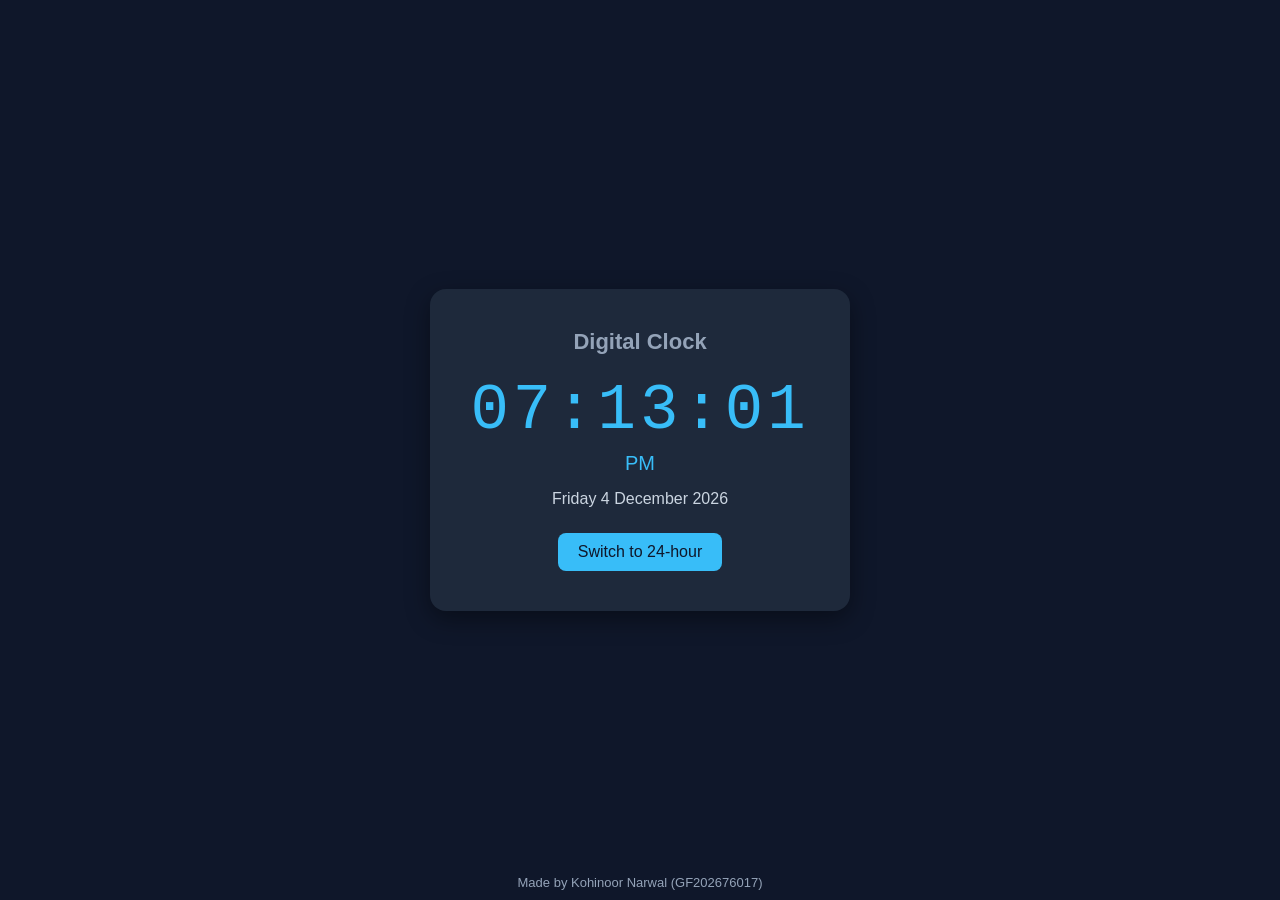
<file: digital_clock/index.html>
<!DOCTYPE html>
<!-- Project by Kohinoor Narwal | GF202676017 -->
<html lang="en">
<head>
  <meta charset="UTF-8">
  <meta name="viewport" content="width=device-width, initial-scale=1.0">
  <title>Digital Clock</title>
  <link rel="stylesheet" href="style.css">
</head>
<body>
  <div class="clock-box">
    <h1>Digital Clock</h1>
    <div id="time">00:00:00</div>
    <div id="ampm">AM</div>
    <div id="date"></div>
    <button id="formatBtn">Switch to 24-hour</button>
  </div>
  <footer class="credit">Made by Kohinoor Narwal (GF202676017)</footer>
  <script src="script.js"></script>
</body>
</html>
</file>
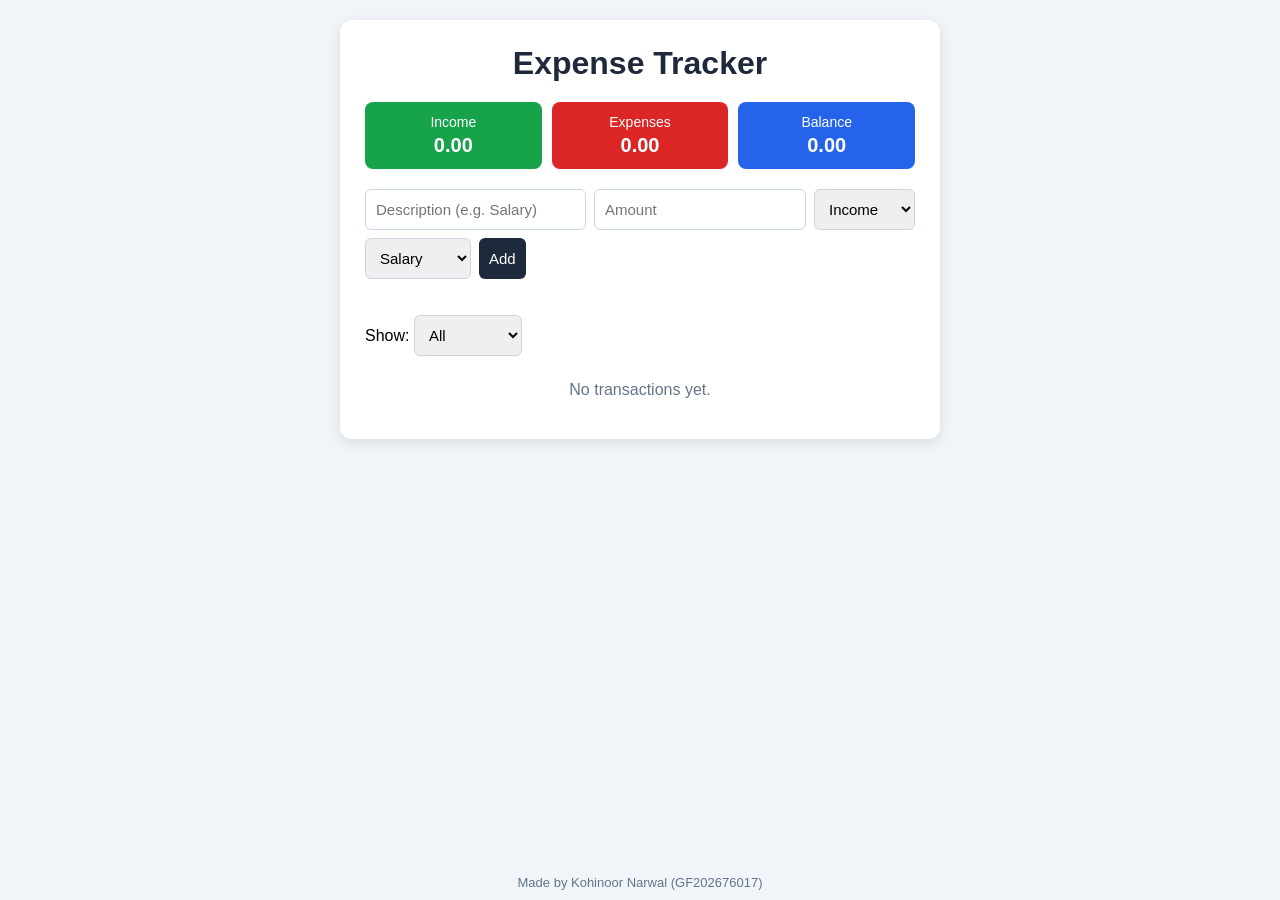
<file: expense_tracker/index.html>
<!DOCTYPE html>
<!-- Project by Kohinoor Narwal | GF202676017 -->
<html lang="en">
<head>
  <meta charset="UTF-8">
  <meta name="viewport" content="width=device-width, initial-scale=1.0">
  <title>Expense Tracker</title>
  <link rel="stylesheet" href="style.css">
</head>
<body>
  <div class="container">
    <h1>Expense Tracker</h1>

    <!-- Summary -->
    <div class="summary">
      <div class="card income"><p>Income</p><h2 id="totalIncome">0.00</h2></div>
      <div class="card expense"><p>Expenses</p><h2 id="totalExpense">0.00</h2></div>
      <div class="card balance"><p>Balance</p><h2 id="balance">0.00</h2></div>
    </div>

    <!-- Add transaction form -->
    <form id="form">
      <input type="text" id="title" placeholder="Description (e.g. Salary)">
      <input type="number" id="amount" placeholder="Amount" min="0" step="0.01">
      <select id="type">
        <option value="income">Income</option>
        <option value="expense">Expense</option>
      </select>
      <select id="category">
        <option>Salary</option>
        <option>Food</option>
        <option>Transport</option>
        <option>Shopping</option>
        <option>Bills</option>
        <option>Other</option>
      </select>
      <button type="submit">Add</button>
    </form>
    <p id="error"></p>

    <!-- Filter -->
    <div class="filter">
      <label for="filter">Show:</label>
      <select id="filter">
        <option value="all">All</option>
        <option value="income">Income</option>
        <option value="expense">Expenses</option>
      </select>
    </div>

    <ul id="list"></ul>
  </div>
  <footer class="credit">Made by Kohinoor Narwal (GF202676017)</footer>
  <script src="script.js"></script>
</body>
</html>
</file>
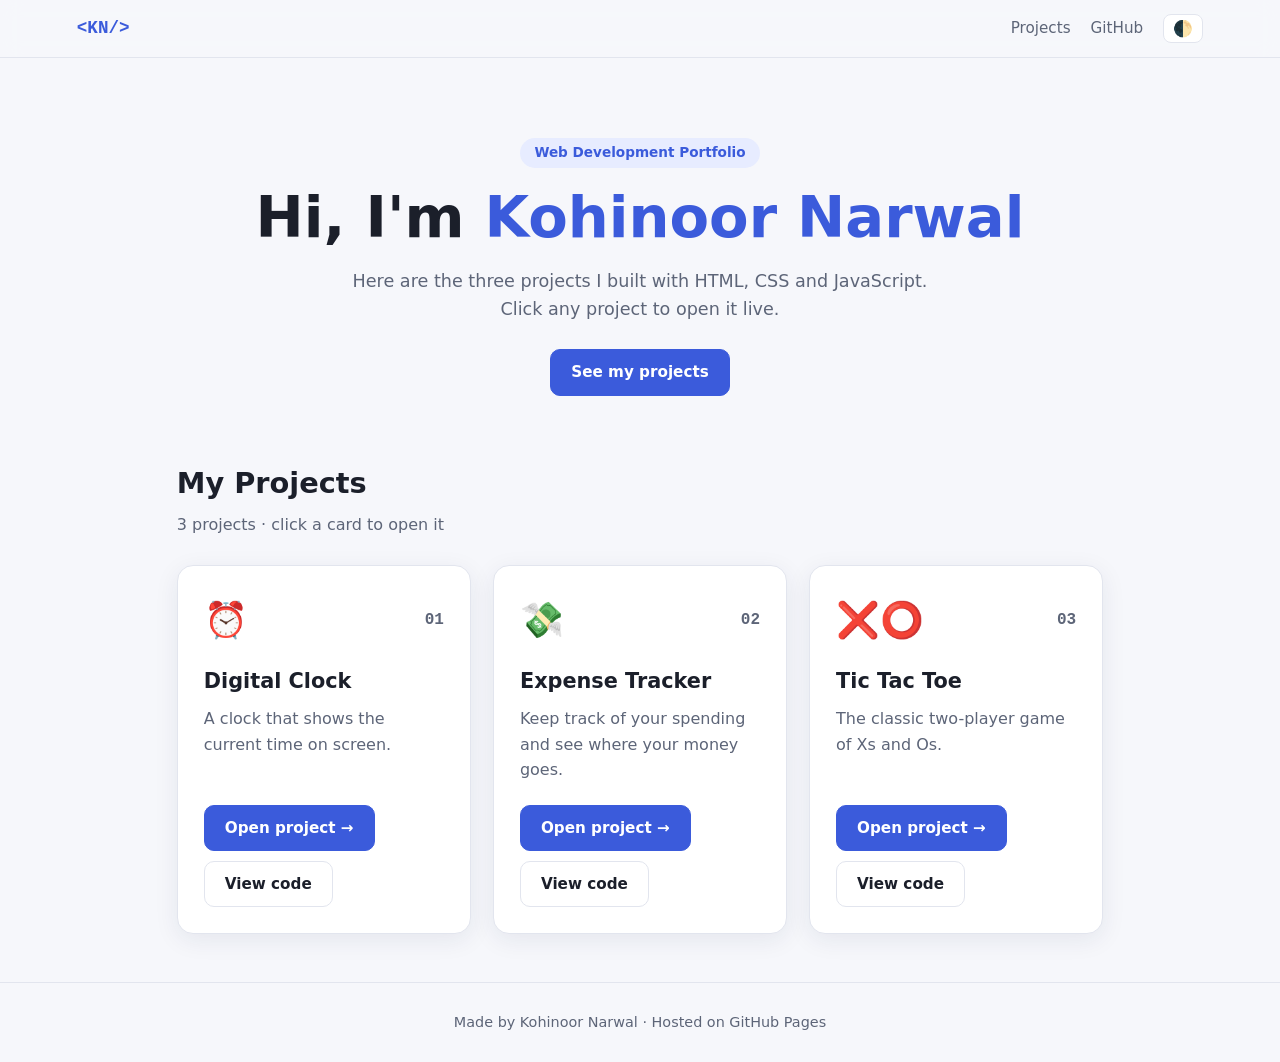
<file: live/index.html>
<!DOCTYPE html>
<html lang="en">
<head>
  <meta charset="UTF-8">
  <meta name="viewport" content="width=device-width, initial-scale=1">
  <title>Web Development Projects | Kohinoor Narwal</title>
  <meta name="description" content="My web development projects: Digital Clock, Expense Tracker and Tic Tac Toe.">
  <link rel="stylesheet" href="style.css">
</head>
<body>

  <header class="nav">
    <a class="logo" href="#top">&lt;KN/&gt;</a>
    <div class="nav-right">
      <a href="#projects">Projects</a>
      <a href="https://github.com/kohinoornarwal/Web-Development" target="_blank" rel="noopener">GitHub</a>
      <button id="theme-toggle" class="icon-btn" type="button" aria-label="Toggle dark and light theme">🌓</button>
    </div>
  </header>

  <main id="top">
    <section class="hero">
      <p class="eyebrow">Web Development Portfolio</p>
      <h1>Hi, I'm <span>Kohinoor Narwal</span></h1>
      <p class="lead">Here are the three projects I built with HTML, CSS and JavaScript. Click any project to open it live.</p>
      <a class="btn primary" href="#projects">See my projects</a>
    </section>

    <section id="projects">
      <h2>My Projects</h2>
      <p class="section-sub"><span id="count">3</span> projects &middot; click a card to open it</p>
      <div id="project-grid" class="grid"></div>
    </section>
  </main>

  <footer>
    <p>Made by Kohinoor Narwal &middot; Hosted on GitHub Pages</p>
  </footer>

  <script src="script.js"></script>
</body>
</html>
</file>
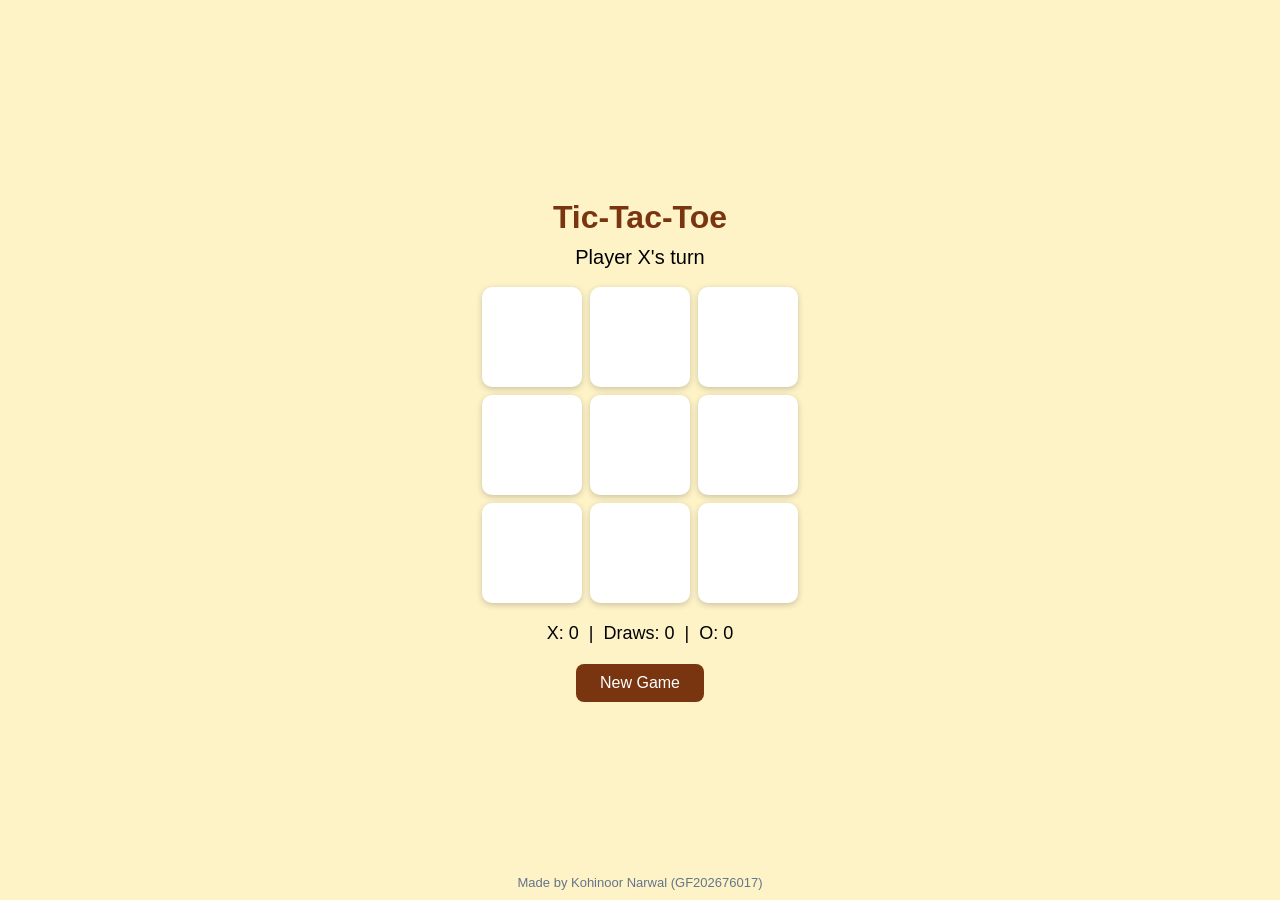
<file: tic_tac_toe/index.html>
<!DOCTYPE html>
<!-- Project by Kohinoor Narwal | GF202676017 -->
<html lang="en">
<head>
  <meta charset="UTF-8">
  <meta name="viewport" content="width=device-width, initial-scale=1.0">
  <title>Tic-Tac-Toe</title>
  <link rel="stylesheet" href="style.css">
</head>
<body>
  <div class="game">
    <h1>Tic-Tac-Toe</h1>
    <p id="status">Player X's turn</p>

    <div class="board" id="board">
      <button class="cell"></button>
      <button class="cell"></button>
      <button class="cell"></button>
      <button class="cell"></button>
      <button class="cell"></button>
      <button class="cell"></button>
      <button class="cell"></button>
      <button class="cell"></button>
      <button class="cell"></button>
    </div>

    <div class="scores">
      X: <span id="scoreX">0</span> &nbsp;|&nbsp;
      Draws: <span id="scoreD">0</span> &nbsp;|&nbsp;
      O: <span id="scoreO">0</span>
    </div>

    <button id="restart">New Game</button>
  </div>
  <footer class="credit">Made by Kohinoor Narwal (GF202676017)</footer>
  <script src="script.js"></script>
</body>
</html>
</file>
<file: digital_clock/style.css>
/* Project by Kohinoor Narwal | GF202676017 */
* { margin: 0; padding: 0; box-sizing: border-box; }

body {
  height: 100vh;
  display: flex;
  justify-content: center;
  align-items: center;
  background: #0f172a;
  font-family: Arial, sans-serif;
}

.clock-box {
  background: #1e293b;
  color: white;
  padding: 40px;
  border-radius: 16px;
  text-align: center;
  box-shadow: 0 8px 24px rgba(0, 0, 0, 0.4);
}

h1 { font-size: 22px; margin-bottom: 20px; color: #94a3b8; }

#time {
  font-family: "Courier New", monospace;
  font-size: 64px;
  color: #38bdf8;
  letter-spacing: 4px;
}

#ampm { font-size: 20px; margin-top: 5px; color: #38bdf8; }
#date { margin: 15px 0 25px; color: #cbd5e1; }

button {
  padding: 10px 20px;
  border: none;
  border-radius: 8px;
  background: #38bdf8;
  color: #0f172a;
  font-size: 16px;
  cursor: pointer;
}
button:hover { background: #7dd3fc; }

@media (max-width: 480px) {
  #time { font-size: 40px; }
  .clock-box { padding: 25px; }
}

.credit {
  position: fixed;
  bottom: 10px;
  left: 0;
  width: 100%;
  text-align: center;
  font-size: 13px;
  font-family: Arial, sans-serif;
  color: #94a3b8;
}
</file>
<file: expense_tracker/style.css>
/* Project by Kohinoor Narwal | GF202676017 */
* { box-sizing: border-box; margin: 0; padding: 0; }

body {
  font-family: Arial, sans-serif;
  background: #f1f5f9;
  padding: 20px;
}

.container {
  max-width: 600px;
  margin: 0 auto;
  background: white;
  padding: 25px;
  border-radius: 12px;
  box-shadow: 0 4px 14px rgba(0, 0, 0, 0.1);
}

h1 { text-align: center; margin-bottom: 20px; color: #1e293b; }

.summary { display: flex; gap: 10px; margin-bottom: 20px; }
.card { flex: 1; padding: 12px; border-radius: 8px; text-align: center; color: white; }
.card p { font-size: 14px; }
.card h2 { font-size: 20px; margin-top: 4px; }
.income { background: #16a34a; }
.expense { background: #dc2626; }
.balance { background: #2563eb; }

form { display: flex; flex-wrap: wrap; gap: 8px; }
input, select, button { padding: 10px; font-size: 15px; border: 1px solid #cbd5e1; border-radius: 6px; }
#title { flex: 2 1 150px; }
#amount { flex: 1 1 90px; }
button { background: #1e293b; color: white; border: none; cursor: pointer; }
button:hover { background: #334155; }

#error { color: #dc2626; margin: 8px 0; min-height: 18px; font-size: 14px; }

.filter { margin: 10px 0; }

ul { list-style: none; }
li {
  display: flex;
  justify-content: space-between;
  align-items: center;
  padding: 10px;
  margin-bottom: 8px;
  background: #f8fafc;
  border-left: 5px solid;
  border-radius: 4px;
}
li.income { border-color: #16a34a; background: #f8fafc; color: inherit; }
li.expense { border-color: #dc2626; background: #f8fafc; color: inherit; }
li small { color: #64748b; display: block; }
li .amt { font-weight: bold; margin: 0 10px; }
li .del { padding: 4px 8px; background: #dc2626; font-size: 13px; }
.empty { text-align: center; color: #64748b; padding: 15px; }

.credit {
  position: fixed;
  bottom: 10px;
  left: 0;
  width: 100%;
  text-align: center;
  font-size: 13px;
  font-family: Arial, sans-serif;
  color: #64748b;
}
</file>
<file: live/style.css>
:root {
  --bg: #f6f7fb;
  --surface: #ffffff;
  --text: #1b1f2a;
  --muted: #5d6578;
  --border: #e2e5ee;
  --accent: #3b5bdb;
  --accent-soft: #e7ecff;
  --shadow: 0 6px 24px rgba(30, 40, 80, 0.08);
  color-scheme: light;
}

/* dark theme: by device setting, unless the user picked light */
@media (prefers-color-scheme: dark) {
  :root:not([data-theme="light"]) {
    --bg: #0f1218;
    --surface: #171b24;
    --text: #e8ebf3;
    --muted: #98a1b8;
    --border: #262c3a;
    --accent: #7c93ff;
    --accent-soft: #232a45;
    --shadow: 0 6px 24px rgba(0, 0, 0, 0.35);
    color-scheme: dark;
  }
}

/* dark theme: chosen with the toggle button */
:root[data-theme="dark"] {
  --bg: #0f1218;
  --surface: #171b24;
  --text: #e8ebf3;
  --muted: #98a1b8;
  --border: #262c3a;
  --accent: #7c93ff;
  --accent-soft: #232a45;
  --shadow: 0 6px 24px rgba(0, 0, 0, 0.35);
  color-scheme: dark;
}

* { box-sizing: border-box; margin: 0; padding: 0; }
html { scroll-behavior: smooth; scroll-padding-top: 72px; }

body {
  background: var(--bg);
  color: var(--text);
  font-family: system-ui, -apple-system, "Segoe UI", Roboto, sans-serif;
  line-height: 1.6;
}

/* NAV */
.nav {
  position: sticky;
  top: 0;
  z-index: 10;
  display: flex;
  justify-content: space-between;
  align-items: center;
  padding: 14px 6vw;
  background: color-mix(in srgb, var(--bg) 88%, transparent);
  backdrop-filter: blur(10px);
  border-bottom: 1px solid var(--border);
}
.logo {
  font-family: ui-monospace, Menlo, Consolas, monospace;
  font-weight: 700;
  color: var(--accent);
  text-decoration: none;
  font-size: 1.1rem;
}
.nav-right { display: flex; align-items: center; gap: 20px; }
.nav-right a { color: var(--muted); text-decoration: none; font-size: 0.95rem; }
.nav-right a:hover { color: var(--accent); }
.icon-btn {
  background: var(--surface);
  border: 1px solid var(--border);
  border-radius: 8px;
  padding: 4px 9px;
  font-size: 1rem;
  cursor: pointer;
}

/* LAYOUT */
main { max-width: 1080px; margin: 0 auto; padding: 0 6vw 40px; }
section { padding: 56px 0 8px; }
h2 { font-size: 1.8rem; margin-bottom: 6px; }
.section-sub { color: var(--muted); margin-bottom: 28px; }

/* HERO */
.hero { padding-top: 80px; text-align: center; }
.eyebrow {
  display: inline-block;
  color: var(--accent);
  background: var(--accent-soft);
  padding: 4px 14px;
  border-radius: 999px;
  font-size: 0.85rem;
  font-weight: 600;
  margin-bottom: 18px;
}
.hero h1 {
  font-size: clamp(2.2rem, 6vw, 3.6rem);
  line-height: 1.1;
  margin-bottom: 18px;
}
.hero h1 span { color: var(--accent); }
.lead { max-width: 600px; margin: 0 auto 26px; color: var(--muted); font-size: 1.1rem; }

/* BUTTONS */
.btn {
  display: inline-block;
  padding: 10px 20px;
  border-radius: 10px;
  border: 1px solid var(--border);
  background: var(--surface);
  color: var(--text);
  text-decoration: none;
  font-weight: 600;
  font-size: 0.95rem;
  transition: transform 0.15s, box-shadow 0.15s;
}
.btn:hover { transform: translateY(-2px); box-shadow: var(--shadow); }
.btn.primary { background: var(--accent); border-color: var(--accent); color: #fff; }

/* CARDS */
.grid {
  display: grid;
  grid-template-columns: repeat(auto-fit, minmax(280px, 1fr));
  gap: 22px;
}
.card {
  display: flex;
  flex-direction: column;
  background: var(--surface);
  border: 1px solid var(--border);
  border-radius: 16px;
  padding: 26px;
  box-shadow: var(--shadow);
  transition: transform 0.2s;
}
.card:hover { transform: translateY(-5px); }
.card-top { display: flex; justify-content: space-between; align-items: center; margin-bottom: 16px; }
.icon { font-size: 2.2rem; }
.num {
  font-family: ui-monospace, Menlo, Consolas, monospace;
  color: var(--muted);
  font-weight: 700;
}
.card h3 { font-size: 1.3rem; margin-bottom: 8px; }
.card p { color: var(--muted); flex: 1; margin-bottom: 22px; }
.card-actions { display: flex; flex-wrap: wrap; gap: 10px; }

footer {
  text-align: center;
  padding: 28px 6vw;
  color: var(--muted);
  font-size: 0.9rem;
  border-top: 1px solid var(--border);
}

@media (max-width: 560px) {
  .hero { padding-top: 48px; }
  .nav-right { gap: 12px; }
}
</file>
<file: tic_tac_toe/style.css>
/* Project by Kohinoor Narwal | GF202676017 */
* { box-sizing: border-box; margin: 0; padding: 0; }

body {
  min-height: 100vh;
  display: flex;
  justify-content: center;
  align-items: center;
  background: #fef3c7;
  font-family: Arial, sans-serif;
}

.game { text-align: center; }
h1 { margin-bottom: 10px; color: #78350f; }
#status { font-size: 20px; margin-bottom: 15px; height: 26px; }

.board {
  display: grid;
  grid-template-columns: repeat(3, 100px);
  grid-template-rows: repeat(3, 100px);
  gap: 8px;
  justify-content: center;
}

.cell {
  background: white;
  border: none;
  border-radius: 10px;
  font-size: 48px;
  font-weight: bold;
  cursor: pointer;
  box-shadow: 0 2px 6px rgba(0, 0, 0, 0.2);
}
.cell:hover { background: #fde68a; }
.cell.x { color: #2563eb; }
.cell.o { color: #dc2626; }
.cell.win { background: #86efac; }

.scores { margin: 20px 0; font-size: 18px; }

#restart {
  padding: 10px 24px;
  font-size: 16px;
  border: none;
  border-radius: 8px;
  background: #78350f;
  color: white;
  cursor: pointer;
}
#restart:hover { background: #92400e; }

@media (max-width: 400px) {
  .board { grid-template-columns: repeat(3, 80px); grid-template-rows: repeat(3, 80px); }
  .cell { font-size: 36px; }
}

.credit {
  position: fixed;
  bottom: 10px;
  left: 0;
  width: 100%;
  text-align: center;
  font-size: 13px;
  font-family: Arial, sans-serif;
  color: #64748b;
}
</file>
